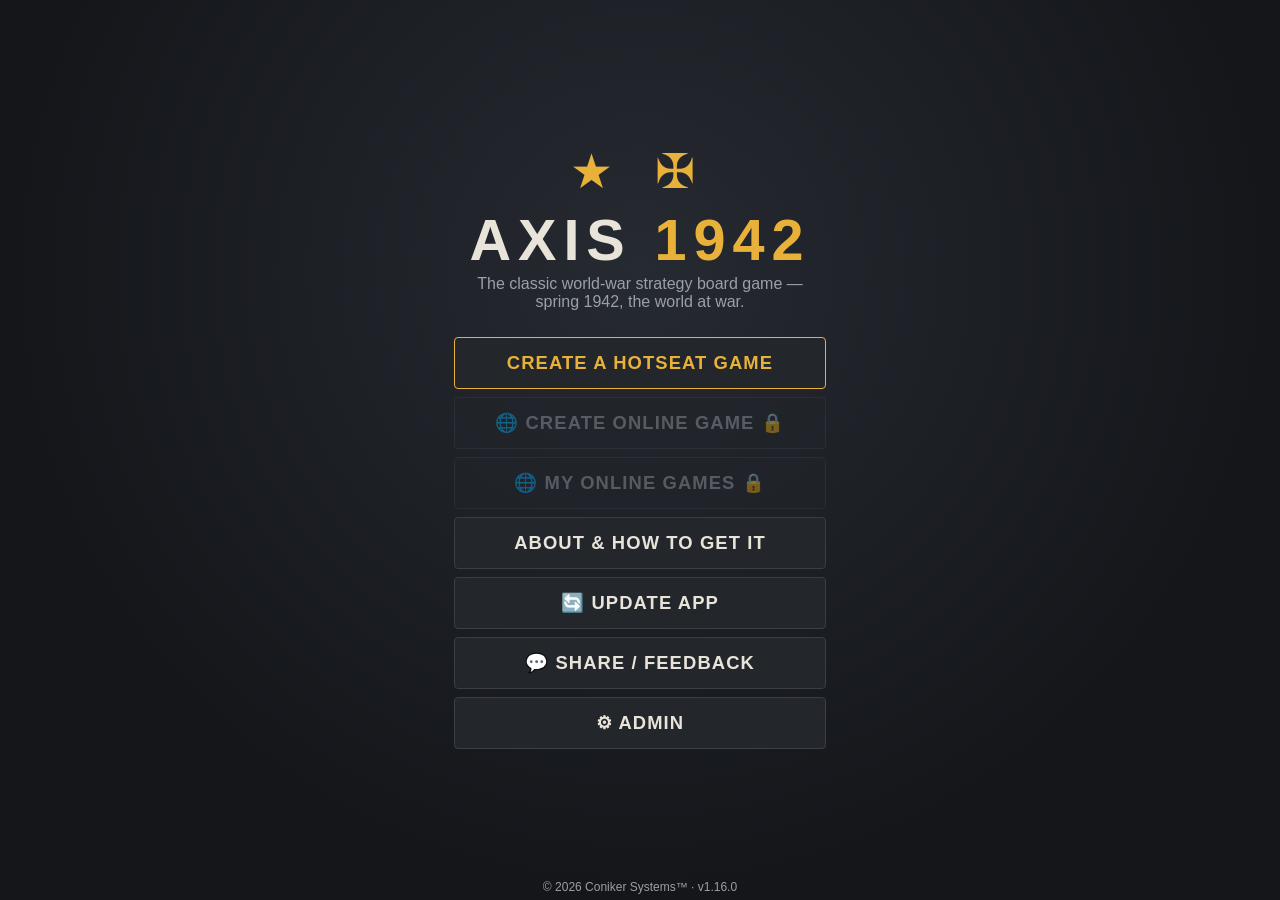
<file: index.html>
<!DOCTYPE html>
<html lang="en">
<head>
  <meta charset="UTF-8">
  <!-- Content Security Policy: defense-in-depth against XSS. Scripts may load only from our
       own origin (no inline/injected script execution — blocks `<img onerror=…>` style
       payloads); network calls are limited to same-origin + the GitHub API used by the
       optional online relay. Inline styles are allowed (the UI uses them heavily; CSS can't
       execute code). -->
  <meta http-equiv="Content-Security-Policy" content="default-src 'self'; script-src 'self'; style-src 'self' 'unsafe-inline'; img-src 'self' data:; font-src 'self' data:; connect-src 'self' https://api.github.com; manifest-src 'self'; worker-src 'self'; base-uri 'self'; form-action 'self'; object-src 'none'">
  <meta name="viewport" content="width=device-width, initial-scale=1.0, maximum-scale=1.0, user-scalable=no, viewport-fit=cover">
  <title>Axis 1942 — Strategy Board Game</title>
  <meta name="description" content="Play the classic 1942 world-war strategy board game on your iPad — hotseat or vs the computer.">
  <link rel="manifest" href="manifest.webmanifest">
  <meta name="apple-mobile-web-app-capable" content="yes">
  <meta name="apple-mobile-web-app-status-bar-style" content="black-translucent">
  <meta name="apple-mobile-web-app-title" content="Axis 1942">
  <link rel="apple-touch-icon" href="icons/apple-touch-icon.png">
  <link rel="icon" href="icons/favicon-32.png" sizes="32x32">
  <meta name="theme-color" content="#14161a">
  <link rel="stylesheet" href="static/css/style.css">
</head>
<body>

  <!-- HOME -->
  <div id="screen-home" class="screen active">
    <div class="home-inner">
      <div class="home-logo">★ ✠</div>
      <h1>AXIS <span>1942</span></h1>
      <p class="tagline">The classic world-war strategy board game — spring 1942, the world at war.</p>
      <div class="home-btns">
        <div id="btn-continue" class="btn primary big" style="display:none">CONTINUE</div>
        <div id="btn-delete-save" class="btn big" style="display:none">🗑 DELETE SAVED GAME</div>
        <div id="btn-new" class="btn primary big">CREATE A HOTSEAT GAME</div>
        <div id="btn-online-new" class="btn primary big">🌐 CREATE ONLINE GAME</div>
        <div id="btn-online-join" class="btn primary big">🌐 MY ONLINE GAMES</div>
        <a class="btn big" href="about.html">ABOUT &amp; HOW TO GET IT</a>
        <div id="btn-update" class="btn big">🔄 UPDATE APP</div>
        <div id="btn-feedback" class="btn big">💬 SHARE / FEEDBACK</div>
        <div id="btn-admin" class="btn big">⚙ ADMIN</div>
      </div>
    </div>
    <footer class="site-footer"></footer>
  </div>

  <!-- NEW GAME -->
  <div id="screen-new" class="screen">
    <div class="new-inner">
      <div class="new-head">
        <h2>CREATE A HOTSEAT GAME</h2>
        <div id="new-back" class="btn close">✕</div>
      </div>
      <input id="game-title" type="text" placeholder="NAME YOUR GAME" maxlength="30" value="">
      <h3 class="rule-line">CHOOSE YOUR COMBATANTS</h3>
      <div class="sides-row"><span class="side-label">AXIS</span><span class="vs">VS</span><span class="side-label">ALLIES</span></div>
      <div id="powers-grid"></div>
      <h3 class="rule-line">GAME SETTINGS</h3>
      <div class="settings">
        <label class="setting"><b>COMPUTER DIFFICULTY</b> — how tough the AI opponents play
          <select id="opt-ailevel" class="setting-select">
            <option value="easy">Easy — passive, turtles at home</option>
            <option value="normal" selected>Normal — solid, balanced play</option>
            <option value="hard">Hard — aggressive, +25% income</option>
          </select></label>
        <label class="setting"><input type="checkbox" id="opt-total"> <b>TOTAL VICTORY</b> — a side must control all 13 victory cities (default: 9 Axis / 10 Allies)</label>
        <label class="setting"><input type="checkbox" id="opt-straits"> <b>TURKISH STRAITS CLOSED</b> — no sea units may enter or leave the Black Sea (sea zone 16)</label>
        <label class="setting"><input type="checkbox" id="opt-interceptors"> <b>ESCORTS &amp; INTERCEPTORS</b> — fighters may escort and intercept strategic bombing raids</label>
        <label class="setting" id="setting-superbomber" style="display:none"><input type="checkbox" id="opt-superbomber"> <b>USA SUPER BOMBER</b> — replaces the US bomber with a super bomber (Admin experimental)</label>
        <label class="setting"><input type="checkbox" id="custom-territories"> <b>CUSTOMIZE TERRITORIES</b> — reassign starting territories between powers
          <span id="btn-edit-territories" class="mini-btn" style="display:none">EDIT MAP</span></label>
      </div>
      <div id="new-start" class="btn danger big">START CAMPAIGN</div>
    </div>
  </div>

  <!-- GAME -->
  <div id="screen-game" class="screen">
    <div id="topbar">
      <div id="btn-menu" class="tb-btn icon" title="Menu">⚙</div>
      <div class="tb-block"><label>ROUND</label><div id="tb-round">1</div></div>
      <div id="tb-powers"></div>
      <div class="tb-block phase"><div id="tb-phase">PURCHASE</div><div id="tb-dots"></div></div>
      <div id="tb-vc"></div>
      <div class="tb-block ipc"><label id="tb-player"></label><div id="tb-ipc"></div></div>
      <div class="tb-icons">
        <div id="btn-fullscreen" class="tb-btn icon" title="Full screen">⛶</div>
        <div id="btn-summary" class="tb-btn icon" title="Country summary">📊</div>
        <div id="btn-undo" class="tb-btn icon" title="Undo moves this phase">↩</div>
      </div>
      <div id="btn-end-phase" hidden></div>
    </div>
    <div id="board-wrap">
      <svg id="board"></svg>
      <div id="banner"></div>
      <div id="ai-feed"></div>
      <div id="phase-card"></div>
      <div id="btn-hold">
        <div class="hold-cap">END PHASE</div>
        <div class="hold-knob"><span class="hold-arrow">➜</span><span class="hold-txt">HOLD</span></div>
      </div>
      <div id="side-panel"></div>
      <div id="panel-toggle" title="Show / hide panel">▶</div>
    </div>
  </div>

  <div id="modal-root"></div>
  <footer class="site-footer game-hidden"></footer>

  <script src="static/js/version.js"></script>
  <script src="static/js/map-data.js"></script>
  <script src="static/js/engine.js"></script>
  <script src="static/js/combat.js"></script>
  <script src="static/js/ai.js"></script>
  <script src="static/js/online.js"></script>
  <script src="static/js/unit-icons.js"></script>
  <script src="static/js/board.js"></script>
  <script src="static/js/ui.js"></script>
  <script src="static/js/feedback.js"></script>
  <script src="static/js/app.js"></script>
</body>
</html>
</file>
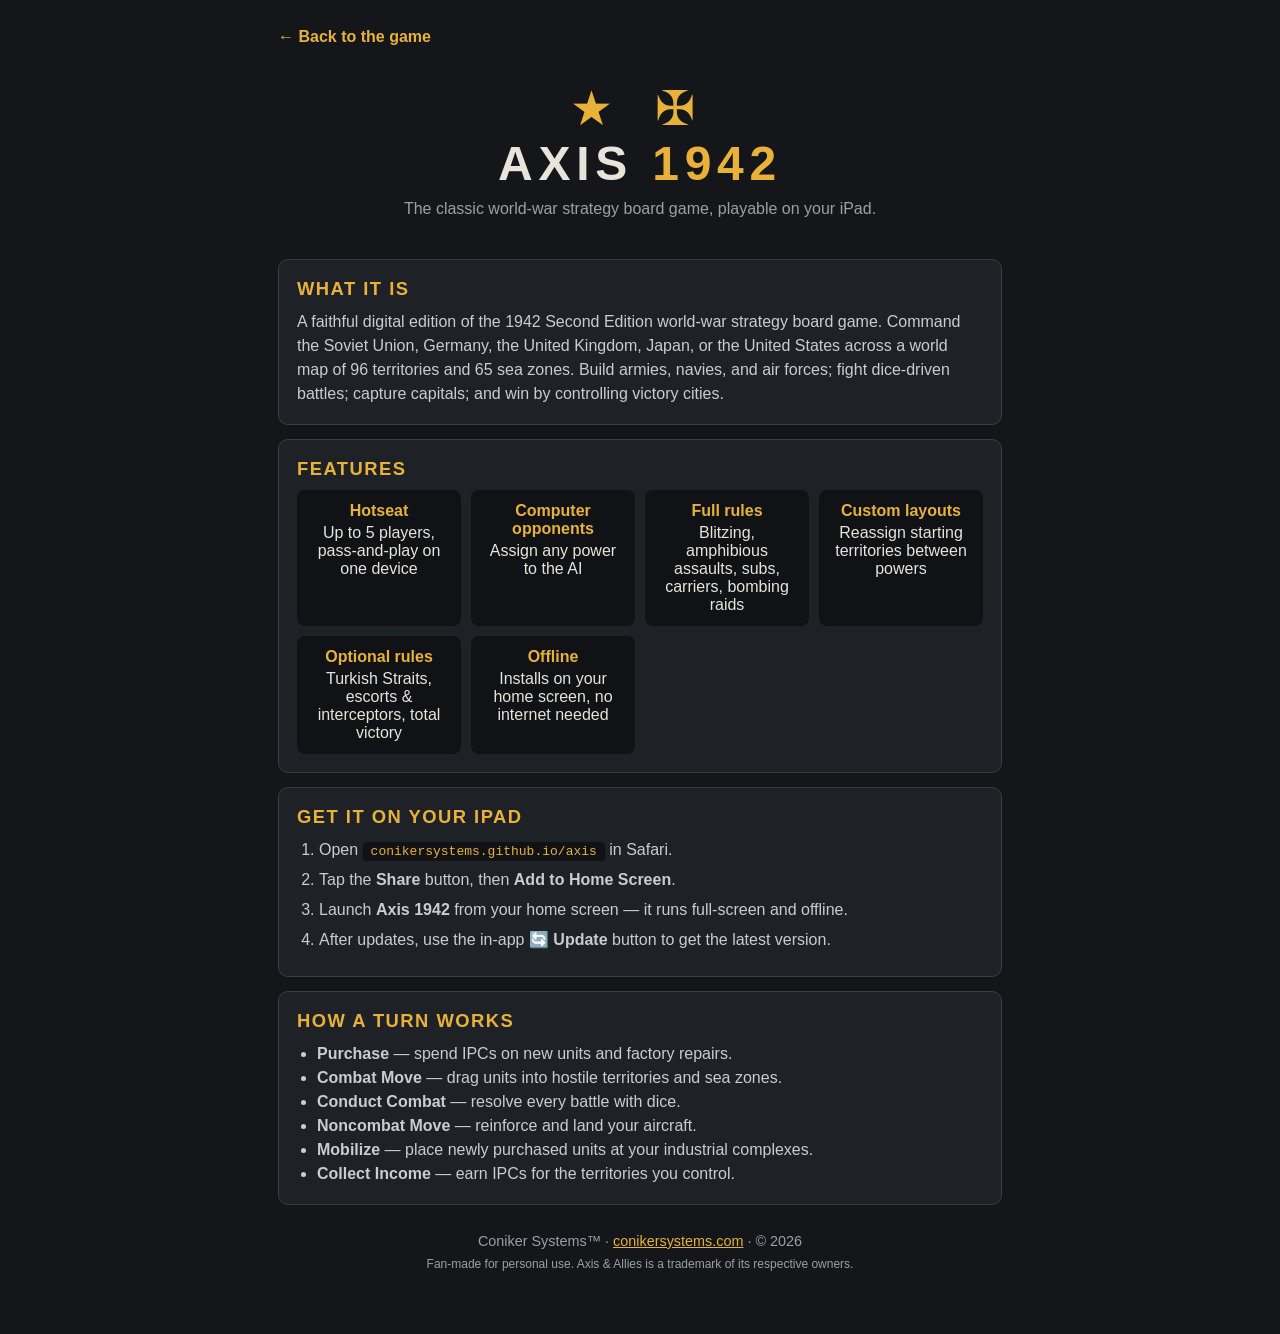
<file: about.html>
<!DOCTYPE html>
<html lang="en">
<head>
  <meta charset="UTF-8">
  <meta name="viewport" content="width=device-width, initial-scale=1.0, viewport-fit=cover">
  <title>About — Axis 1942</title>
  <link rel="icon" href="icons/favicon-32.png" sizes="32x32">
  <meta name="theme-color" content="#14161a">
  <style>
    * { margin: 0; padding: 0; box-sizing: border-box; }
    body { background: #14161a; color: #e8e4da; font-family: "Avenir Next Condensed", "Helvetica Neue", Arial, sans-serif; }
    .wrap { max-width: 760px; margin: 0 auto; padding: 28px 18px 60px; }
    .hero { text-align: center; padding: 24px 0; }
    .hero .logo { font-size: 3rem; letter-spacing: .3em; color: #e8b23a; }
    h1 { font-size: 3rem; letter-spacing: .12em; } h1 span { color: #e8b23a; }
    .tag { color: #9aa0a8; margin-top: 6px; }
    .card { background: #1e2126; border: 1px solid #3a3e45; border-radius: 10px; padding: 18px; margin: 14px 0; }
    h2 { color: #e8b23a; letter-spacing: .08em; margin-bottom: 10px; font-size: 1.15rem; text-transform: uppercase; }
    p, li { line-height: 1.5; color: #c9cdd3; }
    ul { padding-left: 20px; }
    .tiles { display: grid; grid-template-columns: repeat(auto-fit, minmax(160px, 1fr)); gap: 10px; margin-top: 10px; }
    .tile { background: #101215; border-radius: 8px; padding: 12px; text-align: center; }
    .tile b { display: block; color: #e8b23a; margin-bottom: 4px; }
    .install code { background: #101215; padding: 2px 8px; border-radius: 4px; color: #e8b23a; }
    ol { padding-left: 22px; } ol li { margin: 6px 0; }
    .brand { text-align: center; color: #9aa0a8; margin-top: 26px; font-size: .9rem; }
    a { color: #e8b23a; }
    .back { display: inline-block; margin-bottom: 10px; color: #e8b23a; text-decoration: none; font-weight: 700; }
    @media print { body { background: #fff; color: #000; } .card { border-color: #999; } }
  </style>
</head>
<body>
  <div class="wrap">
    <a class="back" href="index.html">← Back to the game</a>
    <div class="hero">
      <div class="logo">★ ✠</div>
      <h1>AXIS <span>1942</span></h1>
      <p class="tag">The classic world-war strategy board game, playable on your iPad.</p>
    </div>

    <div class="card">
      <h2>What it is</h2>
      <p>A faithful digital edition of the 1942 Second Edition world-war strategy board game.
      Command the Soviet Union, Germany, the United Kingdom, Japan, or the United States across a
      world map of 96 territories and 65 sea zones. Build armies, navies, and air forces; fight
      dice-driven battles; capture capitals; and win by controlling victory cities.</p>
    </div>

    <div class="card">
      <h2>Features</h2>
      <div class="tiles">
        <div class="tile"><b>Hotseat</b>Up to 5 players, pass-and-play on one device</div>
        <div class="tile"><b>Computer opponents</b>Assign any power to the AI</div>
        <div class="tile"><b>Full rules</b>Blitzing, amphibious assaults, subs, carriers, bombing raids</div>
        <div class="tile"><b>Custom layouts</b>Reassign starting territories between powers</div>
        <div class="tile"><b>Optional rules</b>Turkish Straits, escorts &amp; interceptors, total victory</div>
        <div class="tile"><b>Offline</b>Installs on your home screen, no internet needed</div>
      </div>
    </div>

    <div class="card install">
      <h2>Get it on your iPad</h2>
      <ol>
        <li>Open <code>conikersystems.github.io/axis</code> in Safari.</li>
        <li>Tap the <b>Share</b> button, then <b>Add to Home Screen</b>.</li>
        <li>Launch <b>Axis 1942</b> from your home screen — it runs full-screen and offline.</li>
        <li>After updates, use the in-app <b>🔄 Update</b> button to get the latest version.</li>
      </ol>
    </div>

    <div class="card">
      <h2>How a turn works</h2>
      <ul>
        <li><b>Purchase</b> — spend IPCs on new units and factory repairs.</li>
        <li><b>Combat Move</b> — drag units into hostile territories and sea zones.</li>
        <li><b>Conduct Combat</b> — resolve every battle with dice.</li>
        <li><b>Noncombat Move</b> — reinforce and land your aircraft.</li>
        <li><b>Mobilize</b> — place newly purchased units at your industrial complexes.</li>
        <li><b>Collect Income</b> — earn IPCs for the territories you control.</li>
      </ul>
    </div>

    <p class="brand">Coniker Systems™ · <a href="https://conikersystems.com">conikersystems.com</a> · © <script>document.write(new Date().getFullYear())</script><br>
    <small>Fan-made for personal use. Axis &amp; Allies is a trademark of its respective owners.</small></p>
  </div>
</body>
</html>
</file>
<file: static/css/style.css>
/* Axis 1942 — dark military theme (gold on charcoal, weathered board) */
* { margin: 0; padding: 0; box-sizing: border-box; -webkit-tap-highlight-color: transparent; }
:root {
  --bg: #14161a; --bg2: #1e2126; --panel: #23262b; --line: #3a3e45;
  --gold: #e8b23a; --gold-dim: #b78a2c; --red: #c0392b; --green: #4ec96a;
  --text: #e8e4da; --dim: #9aa0a8;
  --axis: #c0392b; --allies: #3d6ea5;
  font-size: 16px;
}
html, body { height: 100%; background: var(--bg); color: var(--text); overscroll-behavior: none;
  font-family: "Avenir Next Condensed", "Arial Narrow", "Helvetica Neue", Arial, sans-serif; }
h1, h2, h3, .btn, label { text-transform: uppercase; letter-spacing: 0.06em; }

.screen { display: none; position: fixed; inset: 0; flex-direction: column; overflow: auto; }
.screen.active { display: flex; }

.btn { cursor: pointer; user-select: none; background: var(--panel); border: 1px solid var(--line);
  color: var(--text); padding: 10px 18px; text-align: center; font-weight: 700; border-radius: 4px;
  transition: filter .1s; display: inline-block; text-decoration: none; }
.btn:active { filter: brightness(1.3); }
.btn.primary { border-color: var(--gold); color: var(--gold); }
/* a "locked" (disabled-looking) button — still tappable, but shows it's off; a tap explains why */
.btn.locked { opacity: .45; border-color: var(--line); color: var(--dim); }
.btn.locked::after { content: " 🔒"; }
.btn.danger { background: var(--red); border-color: #e05545; color: #fff; }
.btn.big { display: block; font-size: 1.15rem; padding: 14px 22px; margin: 8px 0; }
.btn.close { background: var(--red); color: #fff; padding: 8px 14px; }
.mini-btn { background: var(--panel); border: 1px solid var(--gold); color: var(--gold);
  padding: 3px 10px; border-radius: 3px; font-size: .8rem; cursor: pointer; margin-left: 8px; }
.mini-btn.wide { display: block; width: 100%; margin: 12px 0 0; padding: 9px; font-weight: 700; letter-spacing: .04em; }
.select-all-row { display: flex; gap: 8px; margin: 4px 0 8px; }
.select-all-row .mini-btn { flex: 1; margin-left: 0; text-align: center; }
.unit-label .avail { color: var(--dim); font-size: .78rem; font-style: normal; }
.green { color: var(--green); }

/* ---------- home ---------- */
#screen-home { align-items: center; justify-content: center;
  background: radial-gradient(ellipse at 50% 30%, #262a31 0%, var(--bg) 70%); }
.home-inner { text-align: center; max-width: 420px; width: 92%; padding: 24px; }
.home-logo { font-size: 3rem; letter-spacing: .3em; color: var(--gold); }
#screen-home h1 { font-size: 3.6rem; letter-spacing: .12em; margin: 8px 0 2px; }
#screen-home h1 span { color: var(--gold); }
.tagline { color: var(--dim); margin-bottom: 26px; }
.site-footer { position: fixed; bottom: 6px; left: 0; right: 0; text-align: center;
  color: var(--dim); font-size: .75rem; pointer-events: none; }
#screen-game ~ .site-footer.game-hidden { display: none; }

/* ---------- new game ---------- */
#screen-new { background: var(--bg); }
.new-inner { max-width: 1080px; width: 96%; margin: 0 auto; padding: 20px 12px 48px; }
.new-head { display: flex; justify-content: space-between; align-items: center; margin-bottom: 12px; }
#game-title { width: 100%; background: #101215; border: 1px solid var(--line); color: var(--gold);
  font: inherit; font-weight: 700; letter-spacing: .08em; padding: 12px; border-radius: 4px; }
.rule-line { text-align: center; color: var(--text); margin: 26px 0 8px; position: relative; }
.rule-line::before, .rule-line::after { content: ""; position: absolute; top: 50%; width: 26%;
  border-top: 1px solid var(--line); }
.rule-line::before { left: 0; } .rule-line::after { right: 0; }
.sides-row { display: flex; justify-content: space-around; align-items: center; color: var(--dim);
  font-weight: 700; letter-spacing: .2em; margin-bottom: 6px; }
.vs { color: var(--gold); }
#powers-grid { display: grid; grid-template-columns: repeat(5, 1fr); gap: 12px; }
.power-card { background: var(--panel); border: 1px solid var(--line); border-radius: 8px;
  padding: 14px 10px; text-align: center; }
.power-card.axis { border-top: 3px solid var(--axis); }
.power-card.allies { border-top: 3px solid var(--allies); }
.power-emblem { font-size: 2.2rem; }
.power-name { font-weight: 700; margin: 6px 0 10px; font-size: .95rem; }
.power-card select, .power-card input { width: 100%; margin-top: 6px; background: #101215;
  border: 1px solid var(--gold-dim); color: var(--gold); font: inherit; font-weight: 700;
  padding: 8px 6px; border-radius: 4px; text-align: center; letter-spacing: .05em; }
.settings { display: flex; flex-direction: column; gap: 10px; margin: 10px 0 22px; }
.setting { display: block; background: var(--panel); border: 1px solid var(--line); padding: 12px; border-radius: 6px;
  color: var(--dim); text-transform: none; letter-spacing: 0; cursor: pointer; line-height: 1.5; }
.setting b { color: var(--text); letter-spacing: .05em; }
.setting input { transform: scale(1.4); margin-right: 10px; accent-color: var(--gold); }
.setting-select { display: block; margin-top: 8px; background: #101215; color: var(--text);
  border: 1px solid var(--gold-dim); border-radius: 6px; padding: 8px 10px; font: inherit;
  width: 100%; max-width: 360px; touch-action: manipulation; }
#new-start { margin-left: auto; max-width: 300px; }

/* ---------- game screen ---------- */
#screen-game { overflow: hidden; }
#topbar { display: flex; align-items: center; gap: 10px; padding: 5px 8px;
  padding-top: max(5px, env(safe-area-inset-top)); background: linear-gradient(#2b2e34, #22242a);
  border-bottom: 1px solid #000; box-shadow: 0 2px 6px rgba(0,0,0,.4); z-index: 30;
  flex-wrap: nowrap; overflow-x: auto; }
.tb-btn { background: var(--panel); border: 1px solid var(--line); border-radius: 6px;
  min-width: 46px; padding: 8px; text-align: center; font-size: 1.15rem; cursor: pointer; flex: none; }
.tb-btn.icon { background: rgba(255,255,255,.05); border: 1px solid rgba(255,255,255,.09);
  color: #d3ccbd; min-width: 42px; height: 40px; opacity: .9; }
.tb-btn.icon:active { opacity: 1; background: rgba(255,255,255,.14); }
.tb-icons { display: flex; gap: 4px; flex: none; }
.tb-block { text-align: center; flex: none; }
.tb-block label { display: block; color: var(--gold); font-size: .68rem; font-weight: 700; }
#tb-round { font-size: 1.3rem; font-weight: 800; }
#tb-powers { display: flex; gap: 5px; flex: none; }
.tb-power { width: 36px; height: 36px; display: flex; align-items: center; justify-content: center;
  opacity: .4; transition: opacity .15s; filter: saturate(.85); }
.tb-power.current { opacity: 1; filter: none;
  box-shadow: 0 0 0 2px var(--gold), 0 0 9px rgba(232,178,58,.7); border-radius: 50%; }
.roundel { width: 30px; height: 30px; display: block; }
.roundel.sm { width: 21px; height: 21px; }
.tb-block.phase { min-width: 108px; }
#tb-phase { color: var(--gold); font-weight: 800; letter-spacing: .1em; }
#tb-dots { display: flex; gap: 5px; justify-content: center; margin-top: 3px; }
#tb-dots .dot { width: 8px; height: 8px; border-radius: 50%; background: var(--line); }
#tb-dots .dot.on { background: var(--gold); }

/* Victory Cities tug-of-war bar (centered) */
#tb-vc { display: flex; flex-direction: column; align-items: center; flex: 1; min-width: 0; }
.vc-label { font-size: .58rem; letter-spacing: .2em; color: var(--dim); font-weight: 700; margin-bottom: 3px; }
.vc-row { display: flex; align-items: center; gap: 8px; }
.vc-flank { display: flex; gap: 2px; }
.vc-box { min-width: 32px; text-align: center; font-weight: 800; font-size: .9rem;
  padding: 2px 5px; border-radius: 4px; border: 2px solid; background: #12141a; line-height: 1.1; }
.vc-box.axis { color: #ff8a75; border-color: #a3392b; }
.vc-box.allies { color: #8ab8ea; border-color: #2f5f92; }
.vc-box small { font-size: .6rem; color: var(--dim); font-weight: 700; }
.vc-track { display: flex; gap: 2px; }
.vc-track i { width: 13px; height: 17px; border-radius: 2px; background: #3a3e45;
  box-shadow: inset 0 -2px 0 rgba(0,0,0,.3); }
.vc-track i.ax { background: linear-gradient(#e0654f, #b83525); }
.vc-track i.al { background: linear-gradient(#5a92c8, #2f5f92); }
#tb-ipc { font-weight: 800; color: var(--green); }
#tb-player { font-size: .68rem; }
.tb-block.ipc { max-width: 150px; overflow: hidden; }

#board-wrap { position: relative; flex: 1; overflow: hidden; touch-action: none;
  background: radial-gradient(ellipse at 50% 42%, #d8d4ca 0%, #bab5a9 78%, #a7a296 100%);
  -webkit-user-select: none; user-select: none; -webkit-touch-callout: none; }
#board { width: 100%; height: 100%; display: block; touch-action: none; }
/* on-screen zoom + pan controls (left edge) — reliable on touch, complements pinch.
   Zoom (magnifier +/-) is a separate group from the bigger 4-way pan pad. */
.board-ctrls { position: absolute; z-index: 15; display: flex; flex-direction: column;
  align-items: center; gap: 12px; user-select: none; touch-action: none; }
/* defaults: zoom bottom-left (above the phase card); pan bottom-right of the visible
   map — just left of the side panel so it isn't hidden behind it. Both are draggable. */
.zoom-ctrls { left: 12px; bottom: 92px; }
.pan-ctrls { right: 358px; bottom: 14px; }
/* Solid backgrounds (no backdrop-filter blur): blur forces a full-screen repaint on
   iOS every frame the control moves or the map pans beneath it — costly on iPad. The
   opaque charcoal reads just as well over the map. */
.bc-grip { align-self: stretch; height: 22px; display: flex; align-items: center; justify-content: center;
  color: var(--gold); font-size: 1rem; letter-spacing: 3px; cursor: move; touch-action: none;
  background: rgba(20,22,26,.86); border: 1px solid var(--gold-dim); border-radius: 8px; }
.bc-btn { border-radius: 10px; border: 1px solid var(--gold-dim);
  background: rgba(20,22,26,.84); color: var(--gold); font-weight: 800;
  display: flex; align-items: center; justify-content: center; cursor: pointer; }
.bc-btn:active { background: rgba(232,178,58,.28); }
/* zoom group: magnifier icon + a big legible sign */
.bc-zoom { display: flex; flex-direction: column; gap: 8px; }
.bc-btn.zoom { width: 58px; height: 46px; gap: 1px; font-size: 1.05rem; }
.bc-btn.zoom span { font-size: 1.25rem; }
/* pan pad: larger targets with room for a finger */
.bc-pad { display: grid; grid-template-columns: repeat(3, 56px); grid-template-rows: repeat(3, 56px); gap: 5px; }
.bc-pad .bc-btn { font-size: 1.4rem; }
.bc-pad .up { grid-column: 2; grid-row: 1; }
.bc-pad .left { grid-column: 1; grid-row: 2; }
.bc-pad .right { grid-column: 3; grid-row: 2; }
.bc-pad .down { grid-column: 2; grid-row: 3; }

/* bottom-left contextual phase card */
#phase-card { position: absolute; left: 12px; bottom: 14px; z-index: 24; display: none;
  align-items: stretch; width: min(300px, 66vw); background: rgba(30, 27, 22, .93);
  border: 1px solid #6f6247; border-radius: 10px; overflow: hidden; cursor: pointer;
  box-shadow: 0 8px 24px rgba(0,0,0,.5); }
.pc-art { flex: none; width: 74px; display: flex; align-items: center; justify-content: center;
  background: linear-gradient(135deg, #6b5a3f, #372c20); color: #e9ddc2; }
.pc-art.axis { background: linear-gradient(135deg, #6e4a3f, #38211b); }
.pc-art.allies { background: linear-gradient(135deg, #3f556e, #1b2937); }
.pc-art svg { width: 40px; height: 40px; }
.pc-body { padding: 9px 12px; min-width: 0; }
.pc-title { color: var(--gold); font-weight: 800; letter-spacing: .05em; font-size: 1rem; }
.pc-desc { color: #d0c8b8; font-size: .78rem; margin-top: 2px; text-transform: none; letter-spacing: 0; }

/* bottom-right press-and-hold END PHASE button */
#btn-hold { position: absolute; right: 16px; bottom: 16px; z-index: 24; display: none;
  flex-direction: column; align-items: center; gap: 6px; user-select: none; touch-action: none; }
.hold-cap { color: #efe4cc; font-weight: 800; font-size: .72rem; letter-spacing: .1em;
  background: rgba(20, 22, 26, .72); padding: 3px 11px; border-radius: 4px; }
.hold-knob { position: relative; width: 88px; height: 88px; border-radius: 50%;
  background: radial-gradient(circle at 38% 30%, #e5694f, #a1281c 72%); border: 3px solid #f0d9b0;
  box-shadow: 0 6px 18px rgba(0,0,0,.5), inset 0 2px 7px rgba(255,255,255,.28);
  display: flex; flex-direction: column; align-items: center; justify-content: center; color: #fff;
  cursor: pointer; overflow: hidden; touch-action: none; }
.hold-knob::after { content: ""; position: absolute; left: 0; right: 0; bottom: 0;
  height: var(--fill, 0%); background: rgba(255,255,255,.3); pointer-events: none; }
.hold-arrow { font-size: 1.4rem; line-height: 1; }
.hold-txt { font-weight: 800; letter-spacing: .08em; font-size: .82rem; }
#btn-hold.holding .hold-knob { transform: scale(.96); box-shadow: 0 3px 10px rgba(0,0,0,.5); }

/* board svg */
.space { stroke: none; }
.border { fill: none; stroke: #4a4438; stroke-width: 1.2; pointer-events: none; }
.border.sea-b { stroke: #7d8f89; stroke-width: 1; stroke-dasharray: 6 5; }
.t-label { font-size: 25px; text-anchor: middle; fill: #332e23; font-weight: 800; pointer-events: none;
  font-family: "Avenir Next Condensed", Arial, sans-serif; paint-order: stroke;
  stroke: rgba(245, 240, 225, 0.55); stroke-width: 3px; }
.t-label.neutral { fill: #6f6753; font-style: italic; stroke: none; font-size: 21px; }
.sz-label { font-size: 30px; text-anchor: middle; fill: #5c716b; font-weight: 800; pointer-events: none; }
.ipc-badge circle { fill: #f3ecd8; stroke: #6f6753; stroke-width: 1.4; pointer-events: none; }
.ipc-text { font-size: 17px; text-anchor: middle; fill: #332e23; font-weight: 800; pointer-events: none; }
.stack { cursor: pointer; }
.stack.draggable { cursor: grab; }
/* unit identity tooltip (hover on desktop, tap-flash on touch) */
.unit-tip { position: absolute; transform: translate(-50%, calc(-100% - 16px));
  background: rgba(18, 20, 24, .96); color: #f0ebdd; border: 1px solid var(--gold-dim);
  border-radius: 7px; padding: 5px 11px; font-size: .82rem; font-weight: 700; letter-spacing: .02em;
  white-space: pre-line; text-align: center; line-height: 1.35; max-width: 220px;
  pointer-events: none; z-index: 26; box-shadow: 0 5px 16px rgba(0,0,0,.55); }
/* first line (space name) is the tooltip heading */
.unit-tip::first-line { color: var(--gold); }
.unit-tip::after { content: ""; position: absolute; left: 50%; top: 100%; transform: translateX(-50%);
  border: 6px solid transparent; border-top-color: var(--gold-dim); }
.stack-icon { pointer-events: none; }
.stack-glyph { font-size: 19px; text-anchor: middle; fill: #fff; font-weight: 800; pointer-events: none; }
.count-badge { fill: #e8b23a; stroke: #12141a; stroke-width: 2; pointer-events: none; }
.count-text { font-size: 16px; text-anchor: middle; fill: #12141a; font-weight: 800; pointer-events: none; }
.cargo-badge { fill: #2c5c8a; stroke: #fff; stroke-width: 1.2; pointer-events: none; }
.cargo-text { font-size: 13px; text-anchor: middle; fill: #fff; font-weight: 800; pointer-events: none; }
.ghost-text { font-size: 20px; text-anchor: middle; fill: #fff; font-weight: 800; }
.hi.target { fill: rgba(232, 178, 58, .38); stroke: var(--gold); stroke-width: 3; }
.hi.attack { fill: rgba(200, 60, 45, .40); stroke: #ff5a42; stroke-width: 4; } /* hostile destination */
.hi.hover { fill: rgba(232, 178, 58, .6); stroke: #fff; stroke-width: 4; }
.hi.place { fill: rgba(78, 201, 106, .4); stroke: var(--green); stroke-width: 3; }
/* pulsing target badges so small/island destinations are obvious */
@keyframes hiPulse { 0%, 100% { opacity: 1; } 50% { opacity: .5; } }
.hi.attack, .hi.target, .hi.place { animation: hiPulse 1.2s ease-in-out infinite; }
.hi-badge { pointer-events: none; animation: hiPulse 1.2s ease-in-out infinite; }
/* On touch devices, pulsing the large translucent fill paths composites the whole
   map every frame. Keep the small center badges pulsing (they locate the target) but
   hold the big fills steady — much lighter for the iPad GPU. */
@media (pointer: coarse) {
  .hi.attack, .hi.target, .hi.place { animation: none; }
}
.hi-badge-bg { stroke-width: 2.2; }
.hi-badge-bg.attack { fill: rgba(196, 40, 30, .95); stroke: #ffc4b7; }
.hi-badge-bg.target { fill: rgba(168, 126, 34, .95); stroke: #ffe9a8; }
.hi-badge-bg.place { fill: rgba(38, 140, 66, .95); stroke: #b6f0c4; }
.hi-badge-tx { text-anchor: middle; font-size: 17px; fill: #fff; font-weight: 800; }
.sel-ring { filter: drop-shadow(0 0 4px rgba(255,255,255,.9)); } /* chosen-to-move ring */
.dmg-text { font-size: 11px; text-anchor: middle; fill: #fff; font-weight: 800; }

#banner { position: absolute; top: 10px; left: 50%; transform: translate(-50%, -80px);
  background: rgba(20, 22, 26, .92); border: 1px solid var(--gold); color: var(--text);
  padding: 10px 20px; border-radius: 6px; z-index: 25; transition: transform .25s; max-width: 84%;
  text-align: center; pointer-events: none; }
#banner.show { transform: translate(-50%, 0); }
#banner b { color: var(--gold); }
/* phase transition notice — brief centered card announcing the new phase */
.phase-toast { position: absolute; top: 78px; left: 50%; transform: translate(-50%, -14px);
  z-index: 40; display: flex; align-items: center; gap: 11px; pointer-events: none;
  background: rgba(16, 18, 22, .94); border: 1px solid var(--gold-dim); border-radius: 12px;
  padding: 10px 20px; box-shadow: 0 12px 34px rgba(0,0,0,.55);
  opacity: 0; transition: opacity .28s ease, transform .28s ease; }
.phase-toast.show { opacity: 1; transform: translate(-50%, 0); }
.phase-toast .pt-emblem { font-size: 1.35rem; line-height: 1; }
.phase-toast .pt-power { color: var(--dim); font-weight: 700; letter-spacing: .06em; font-size: .82rem; }
.phase-toast .pt-phase { color: var(--gold); font-weight: 800; letter-spacing: .12em;
  font-size: 1.12rem; text-transform: uppercase; }

/* live feed of computer actions during AI turns */
#ai-feed { position: absolute; left: 10px; top: 56px; z-index: 24; display: flex;
  flex-direction: column; gap: 6px; max-width: min(440px, 62vw); pointer-events: none; }
.ai-ev { background: rgba(16, 18, 22, .92); border: 1px solid var(--line);
  border-left: 3px solid var(--gold); border-radius: 6px; padding: 7px 12px;
  font-size: .88rem; color: var(--text); opacity: 0; transform: translateX(-14px);
  transition: opacity .18s, transform .18s; }
.ai-ev.show { opacity: 1; transform: none; }
.ai-ev b { color: var(--gold); }

#side-panel { position: absolute; top: 0; right: 0; bottom: 0; width: 340px; max-width: 88vw;
  background: rgba(26, 28, 33, .96); border-left: 2px solid #000; transform: translateX(105%);
  transition: transform .22s; z-index: 20; overflow-y: auto;
  /* reserve the floating HOLD button's footprint so panel rows (e.g. the
     battleship stepper during purchase) never sit hidden underneath it */
  padding-bottom: calc(132px + env(safe-area-inset-bottom, 0px)); }
#side-panel.open { transform: none; }
/* collapse tab: lets the player tuck the phase panel away to see the whole map.
   Position + collapsed state are driven inline from ui.js. */
#panel-toggle { position: absolute; top: 50%; transform: translateY(-50%); right: 0;
  width: 38px; height: 72px; display: none; align-items: center; justify-content: center;
  background: var(--panel); border: 1px solid var(--gold-dim); border-right: none;
  border-radius: 10px 0 0 10px; color: var(--gold); font-size: 1.2rem; font-weight: 800;
  cursor: pointer; z-index: 21; transition: right .22s; box-shadow: -3px 0 10px rgba(0,0,0,.35); }
.panel { padding: 14px; }
.panel-title { color: var(--gold); font-weight: 800; font-size: 1.2rem; letter-spacing: .1em;
  text-align: center; text-transform: uppercase; }
.panel-sub { color: var(--dim); text-align: center; font-size: .85rem; margin: 4px 0 12px; }
.panel-body { color: var(--text); font-size: .95rem; }
.panel-body .help { padding-left: 18px; display: flex; flex-direction: column; gap: 8px; color: var(--dim); }
.panel-body .help b { color: var(--gold); }
.panel-cta { margin-top: 16px; text-align: center; color: var(--dim); }
.panel-cta b { color: #ff8a75; }
.purchase-status { display: flex; justify-content: space-between; background: #101215;
  padding: 8px 10px; border-radius: 4px; font-size: .85rem; }
.tabs { display: flex; margin: 10px 0 4px; border-bottom: 2px solid var(--gold-dim); }
.tab { flex: 1; text-align: center; padding: 8px 2px; background: #191c20; color: var(--dim);
  font-weight: 700; font-size: .85rem; cursor: pointer; letter-spacing: .04em; }
.tab.on { background: var(--gold); color: #14161a; }
.stat-head { display: flex; justify-content: flex-end; gap: 0; color: var(--dim); font-size: .7rem;
  padding: 4px 0; }
.stat-head span { width: 38px; text-align: center; }
.stat-head span:last-child { width: 92px; }
.unit-row { border-top: 1px solid var(--line); padding: 10px 0; }
.unit-row.selectable { cursor: pointer; padding: 12px 8px; }
.unit-row.selectable:active, .unit-row.selectable.on { background: rgba(232, 178, 58, .15); }
.unit-label { font-weight: 700; letter-spacing: .04em; }
.unit-stats { display: flex; justify-content: flex-end; align-items: center; margin-top: 4px; }
.unit-stats span { width: 38px; text-align: center; font-weight: 700; }
/* bigger, snappier steppers for touch (the purchase +/- were easy to miss on iPad) */
button, .btn, .mini-btn, .tab, .stepper button, .bc-btn { touch-action: manipulation; }
.stepper { display: flex; align-items: center; gap: 6px; width: 104px !important; }
.stepper button { width: 36px; height: 36px; flex: none; border-radius: 50%; border: none; font-size: 1.2rem;
  font-weight: 800; cursor: pointer; }
.stepper .plus { background: var(--gold); color: #14161a; }
.stepper .minus { background: #3a3e45; color: #fff; }
.stepper b { min-width: 22px; text-align: center; }

/* ---- purchase panel: golden miniatures in the reference row format ---- */
.pu-head { display: flex; align-items: center; gap: 10px; margin-bottom: 2px; }
.pu-x { flex: none; background: var(--red); color: #fff; font-weight: 800; width: 30px; height: 30px;
  display: flex; align-items: center; justify-content: center; border-radius: 4px; cursor: pointer;
  clip-path: polygon(0 0, 78% 0, 100% 50%, 78% 100%, 0 100%); padding-right: 4px; }
.pu-title { color: var(--gold); font-weight: 800; letter-spacing: .08em; font-size: 1.3rem; text-transform: uppercase; }
.purchase-status span { display: inline-flex; align-items: center; gap: 6px; }
.purchase-status b { background: #05070a; border-radius: 4px; padding: 2px 9px; min-width: 30px;
  text-align: center; display: inline-block; }
.stat-head, .pu-row { display: grid; grid-template-columns: 66px 1fr 1fr 1fr 1fr 112px; align-items: center; }
.stat-head { padding: 6px 0 4px; color: var(--dim); font-size: .68rem; letter-spacing: .05em; }
.stat-head span { width: auto; text-align: center; }
.stat-head span:nth-child(5) { color: var(--gold); } /* COST */
.pu-row { grid-template-rows: auto auto; row-gap: 2px; padding: 10px 0; border-top: 1px solid var(--line); }
.pu-name { grid-column: 1 / -1; font-weight: 800; letter-spacing: .05em; font-size: .95rem; }
.pu-pic { grid-row: 2; grid-column: 1; position: relative; display: flex; align-items: center;
  justify-content: center; height: 60px; }
.gold-piece { width: 66px; height: 62px; filter: drop-shadow(0 2px 2px rgba(0,0,0,.5)); }
.pu-q { position: absolute; left: 2px; bottom: -2px; width: 17px; height: 17px; border-radius: 50%;
  background: #2f79c8; color: #fff; font-size: .72rem; font-weight: 800; display: flex;
  align-items: center; justify-content: center; cursor: pointer; box-shadow: 0 1px 3px rgba(0,0,0,.5); }
.pu-stat { grid-row: 2; text-align: center; font-weight: 800; font-size: 1.15rem; }
.pu-stat.green { color: var(--green); }
.pu-buy { grid-row: 2; grid-column: 6; width: auto !important; justify-content: flex-end; }

/* mobilize rows reuse the golden miniatures */
.mob-row { display: flex; align-items: center; gap: 12px; }
.mob-row .mob-pic { flex: none; width: 56px; height: 50px; display: flex; align-items: center; justify-content: center; }
.mob-row .gold-piece { width: 54px; height: 50px; filter: drop-shadow(0 2px 2px rgba(0,0,0,.5)); }
.mob-info { flex: 1; }
.mob-left { color: var(--dim); font-size: .85rem; margin-top: 2px; }
.mob-left b { color: var(--gold); font-size: 1rem; }
.mob-row.on .mob-left b { color: var(--gold); }

/* ---------- modals ---------- */
.overlay { position: fixed; inset: 0; background: rgba(8, 9, 11, .78); z-index: 60;
  display: flex; align-items: center; justify-content: center; padding: 16px; }
.modal, .battle-modal { background: var(--bg2); border: 1px solid var(--gold-dim); border-radius: 10px;
  max-width: 660px; width: 100%; max-height: 92vh; display: flex; flex-direction: column;
  overflow: hidden; /* clip any spill; the .modal-body is the only scroll region */
  box-shadow: 0 18px 60px rgba(0,0,0,.6); }
.modal-title { color: var(--gold); font-weight: 800; letter-spacing: .1em; padding: 14px 18px 6px;
  text-transform: uppercase; font-size: 1.15rem; text-align: center; }
.modal-body { padding: 8px 18px; overflow-y: auto; flex: 1 1 auto; min-height: 0; -webkit-overflow-scrolling: touch; }
.modal-note { color: var(--dim); text-align: center; margin-bottom: 8px; }
.modal-btns { display: flex; gap: 10px; justify-content: center; padding: 12px 18px 16px; flex-wrap: wrap; }
.log-view { font-size: .85rem; color: var(--dim); display: flex; flex-direction: column; gap: 5px; }
.log-view b { color: var(--gold); }
.handoff { text-align: center; padding: 10px 0 4px; }
.handoff-emblem { font-size: 3.4rem; }
.handoff h2 { letter-spacing: .15em; margin: 8px 0; }
.handoff p { color: var(--dim); }
.ulist { border: 1px solid var(--line); border-radius: 6px; margin: 8px 0; overflow: hidden; }
.ulist-head { padding: 6px 10px; font-weight: 800; letter-spacing: .06em; background: #101215; }
.ulist.axis .ulist-head { color: #ff8a75; } .ulist.allies .ulist-head { color: #8ab8ea; }
.ulist-row { display: flex; justify-content: space-between; padding: 5px 10px; border-top: 1px solid #191c20; }
.territory-editor { max-height: 52vh; overflow-y: auto; border: 1px solid var(--line); border-radius: 6px; }
.te-head { position: sticky; top: 0; background: #101215; padding: 8px 10px; font-weight: 800; }
.te-head.axis { color: #ff8a75; } .te-head.allies { color: #8ab8ea; }
.te-row { display: flex; justify-content: space-between; align-items: center; gap: 10px;
  padding: 7px 10px; border-top: 1px solid #191c20; }
.te-row em { color: var(--dim); font-style: normal; font-size: .8rem; }
.te-row select { background: #101215; color: var(--text); border: 1px solid var(--line);
  font: inherit; padding: 5px; border-radius: 4px; }

/* ---------- online play ---------- */
.ol-input { display: block; width: 100%; margin: 8px 0; background: #101215;
  border: 1px solid var(--gold-dim); color: var(--gold); font: inherit; font-weight: 700;
  letter-spacing: .05em; padding: 12px; border-radius: 5px; }

/* ---------- country summary ---------- */
.summary-table { border: 1px solid var(--line); border-radius: 8px; overflow: hidden; }
.sum-row { display: grid; grid-template-columns: 2.1fr 1fr 1.2fr 1.1fr 0.9fr 0.9fr; gap: 4px;
  padding: 9px 12px; border-top: 1px solid #191c20; align-items: center; text-align: center; }
.sum-row .sum-name { text-align: left; font-weight: 800; letter-spacing: .03em; }
.sum-row .sum-name small { display: block; color: var(--dim); font-weight: 400; letter-spacing: 0; }
.sum-head { background: #101215; color: var(--gold); font-size: .72rem; font-weight: 800;
  letter-spacing: .06em; border-top: none; }
.sum-head small { color: var(--dim); font-weight: 400; }
.sum-row.axis .sum-name { color: #ff9d8a; } .sum-row.allies .sum-name { color: #93bfef; }
.sum-row.current { background: rgba(232, 178, 58, .1); }
.sum-row.total { background: #101215; font-weight: 800; }
.sum-row.total.axis .sum-name { color: #ff8a75; } .sum-row.total.allies .sum-name { color: #8ab8ea; }

/* ---------- battle modal ---------- */
.battle-modal { max-width: 760px; }
.battle-head h3 { color: var(--gold); text-align: center; padding: 14px 10px 6px; letter-spacing: .1em; }
/* win-odds bar shown at the top of a battle */
.battle-odds { padding: 2px 16px 8px; }
.odds-label { text-align: center; font-size: .7rem; letter-spacing: .12em; color: var(--gold-dim); }
.odds-label small { color: #8a8f96; letter-spacing: normal; text-transform: none; }
.odds-bar { display: flex; height: 22px; border-radius: 6px; overflow: hidden; margin: 5px 0 6px;
  border: 1px solid #2a2d31; background: #101215; }
.odds-bar span { display: flex; align-items: center; justify-content: center; font-size: .72rem;
  font-weight: 800; color: #fff; min-width: 0; overflow: hidden; }
.odds-att { background: linear-gradient(180deg, #4a8f3e, #3a7a30); }
.odds-def { background: linear-gradient(180deg, #c1473a, #a23a2f); }
.odds-tie { background: #6b7075; }
.odds-legend { text-align: center; font-size: .72rem; color: #b9bec4; }
.odds-legend .k { display: inline-block; width: 9px; height: 9px; border-radius: 2px; margin: 0 3px -1px 6px; }
.odds-legend .k.att { background: #4a8f3e; }
.odds-legend .k.def { background: #c1473a; }
.odds-legend .k.tie { background: #6b7075; }
.battle-sides { display: grid; grid-template-columns: 1fr 1fr; gap: 10px; padding: 8px 16px; }
.battle-side { background: #101215; border-radius: 6px; padding: 10px; min-height: 90px;
  max-height: 200px; overflow-y: auto; }
.battle-side.att { border-left: 3px solid var(--red); }
.battle-side.def { border-left: 3px solid var(--allies); }
.bs-label { font-size: .72rem; color: var(--dim); font-weight: 800; letter-spacing: .08em; margin-bottom: 6px; }
.bs-unit { display: flex; align-items: center; gap: 8px; padding: 4px 0; font-size: .95rem; }
.bs-unit .bs-name { flex: 1; }
.bs-unit .bs-math { color: var(--dim); white-space: nowrap; }
.bs-unit .bs-math b { color: var(--gold); font-size: 1.05rem; }
.bs-total { margin-top: 8px; padding-top: 7px; border-top: 1px solid var(--line);
  font-weight: 800; letter-spacing: .05em; display: flex; align-items: baseline; gap: 8px; }
.bs-total b { color: var(--gold); font-size: 1.3rem; }
.bs-total small { color: var(--dim); font-weight: 400; letter-spacing: 0; margin-left: auto;
  text-align: right; }
.chip { display: inline-flex; width: 26px; height: 26px; border-radius: 50%; align-items: center;
  justify-content: center; color: #fff; font-weight: 800; font-size: .72rem; flex: none;
  border: 1px solid #000; background: #666; }
.chip.axis { background: #6b4f3f; } .chip.allies { background: #4f6b8a; }
.battle-events { max-height: 200px; min-height: 70px; overflow-y: auto; margin: 8px 16px;
  background: #0d0f12; border-radius: 6px; padding: 8px 10px; }
.ev { font-size: .9rem; padding: 4px 0; border-bottom: 1px solid #16181c; }
.ev b { color: var(--gold); } .ev em { color: var(--green); font-style: normal; font-weight: 700; }
.ev.info { color: var(--dim); }
.dice-group { margin: 0 6px; } .dice-group i { color: var(--dim); font-size: .75rem; }
.die { display: inline-flex; width: 27px; height: 27px; border-radius: 5px; background: #f3ecd8;
  color: #14161a; align-items: center; justify-content: center; font-weight: 800; margin: 1.5px;
  font-size: 1rem; box-shadow: inset 0 -2px 0 rgba(0,0,0,.18); }
.die.hit { background: var(--red); color: #fff; }
.battle-decision { padding: 6px 16px 16px; }
.dec-text { text-align: center; margin-bottom: 8px; }
.dec-text b { color: var(--gold); }
.dec-text.result { font-size: 1.15rem; font-weight: 800; color: var(--gold); }
.dec-chips { display: flex; flex-wrap: wrap; gap: 8px; justify-content: center; margin: 8px 0; }
.chip-pick { display: flex; align-items: center; gap: 6px; background: #101215;
  border: 2px solid var(--line); padding: 6px 10px; border-radius: 20px; cursor: pointer; font-size: .88rem; }
.chip-pick.on { border-color: var(--red); background: rgba(192, 57, 43, .25); }
.dec-count { text-align: center; color: var(--dim); font-size: .82rem; margin-bottom: 8px; }
.battle-decision .btn { display: block; margin: 6px auto 0; max-width: 320px; }
.dec-btns { display: flex; gap: 10px; justify-content: center; align-items: center; flex-wrap: wrap; }
.dec-btns select { background: #101215; color: var(--text); border: 1px solid var(--line);
  font: inherit; padding: 8px; border-radius: 4px; }

@media (max-width: 760px) {
  #powers-grid { grid-template-columns: repeat(2, 1fr); }
  .battle-sides { grid-template-columns: 1fr; }
  #side-panel { width: 300px; }
  :root { font-size: 14px; }
  .vc-track i { width: 9px; height: 15px; }
  .tb-power { width: 30px; height: 30px; } .roundel { width: 26px; height: 26px; }
  .tb-block.ipc { display: none; } /* reclaim room; IPC still visible in summary + panels */
}
@media (max-width: 520px) {
  .vc-flank { display: none; } .vc-label { display: none; }
  .vc-track i { width: 7px; }
}

/* Admin panel sections */
.admin-sec { margin: 0 0 14px; }
.admin-h { font-size: .95rem; margin: 0 0 6px; color: var(--gold); text-align: left; }
</file>
